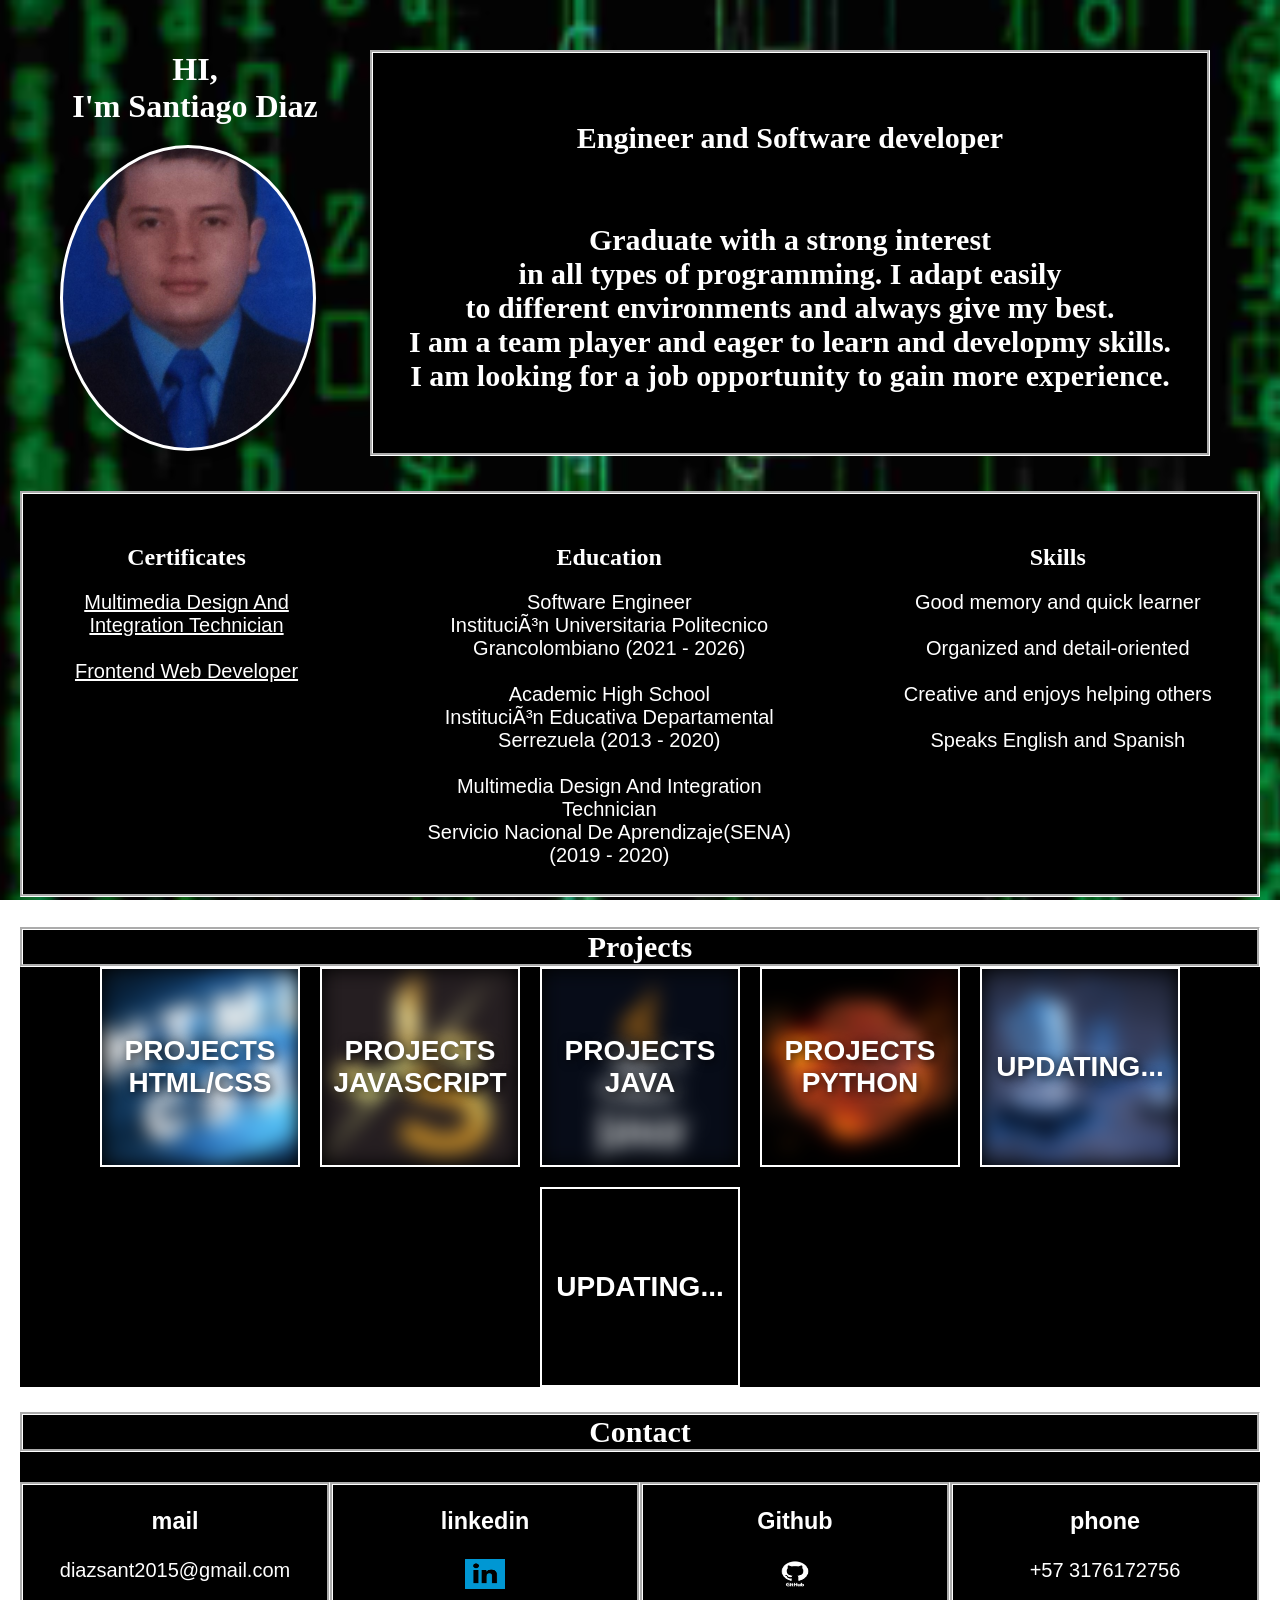
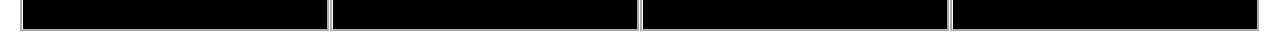
<file: index.html>
<!DOCTYPE html>
<html lang="es">

<head>
    <meta charset="utf 8">
    <meta name="viewport" content="width=device-width, initial-scale=1.0">
    <title>PORTFOLIO </title>
    <link rel="stylesheet" href="CSS Portfolio.css" />
</head>

<body>
    <div class="text">
    <div class="presentacion">
    <div class="nombre"><h1>HI,<br> I'm Santiago Diaz</h1> </div>
    <div class="imagen-cv"></div>
    </div><p class="soy"><br><br>Engineer and Software developer<br><br><br>
        Graduate with a strong interest<br> in all types of programming. 
        I adapt easily <br>to different environments and always give my best. <br>
        I am a team player and eager to learn and developmy skills. <br>
        I am looking for a job opportunity to gain more experience.
    </p></div>

    <div class="center">
     <div class="nav"><nav>
        <h1>Certificates</h1>
        <p class="certificates"><a href="imagenes/Titulo Multimedia.pdf" target="_blank">Multimedia Design And Integration Technician</a><br><br>
        <a href="imagenes/Certificado Frontend Web Developer(Ingles).pdf" target="_blank">Frontend Web Developer</a></p>
     </nav></div>
     <div class="article"><article>
        <div class="education"><h1>Education</h1>
        <p class="texteducation">Software Engineer<br> Institución Universitaria Politecnico Grancolombiano (2021 - 2026)<br><br>
            Academic High School<br>Institución Educativa Departamental Serrezuela (2013 - 2020)<br><br>
            Multimedia Design And Integration Technician<br> Servicio Nacional De Aprendizaje(SENA) (2019 - 2020)
        </p></div>
        <div class="skillsme"><h1 >Skills</h1>
        <p class="textskillsme">
        Good memory and quick learner<br><br>
        Organized and detail-oriented<br><br>
        Creative and enjoys helping others<br><br>
        Speaks English and Spanish</p></div>
     </article></div>
     </div>

    <h2 class="textskill">Projects</h2>
    <div class="skills">
        
        <a href="HTML_CSS/Html_Css.html" target="_blank"><div class="html"> <div class="texth"> PROJECTS HTML/CSS </div></div></a>
        <a href="JAVASCRIPT/Javascript.html" target="_blank"><div class="javascript"> <div class="textjs"> PROJECTS JAVASCRIPT </div></div></a>
        <div class="java"> <div class="textj"> PROJECTS JAVA </div></div>
        <div class="python"> <div class="textp"> PROJECTS PYTHON </div></div>
        <div class = "CS">  <div class="textCS"> UPDATING... </div> </div>
        <div class="nodejs"> <div class="textn"> UPDATING... </div></div>

    </div>
    <footer>
        <h2 class="textcontact">Contact</h2>
        <div class="info">
            <div class="mail"><h3>mail</h3>
            <p>diazsant2015@gmail.com</p></div>
            <div class="linkedin"><h3>linkedin</h3>
            <a href="https://www.linkedin.com/in/santiago-diaz-94887a291/" target="_blank" rel="noopener noreferrer"
                class="textCont">
                <img src="imagenes/linkedin.png" alt="foto de linkedin" height="30px" width="40px" class="textCont">
            </a></div>
            <div class="github"><h3>Github</h3>
            <a href="https://github.com/SantDi?tab=repositories" target="_blank" rel="noopener noreferrer"
                class="textCont">
                <img src="imagenes/github.png" alt="foto de linkedin" height="30px" width="40px" class="textCont">
            </a></div>
            <div class="phone"><h3>phone</h3>
            <p>+57 3176172756</p></div>
        </div>
    </footer>
</body>

</html>
</file>
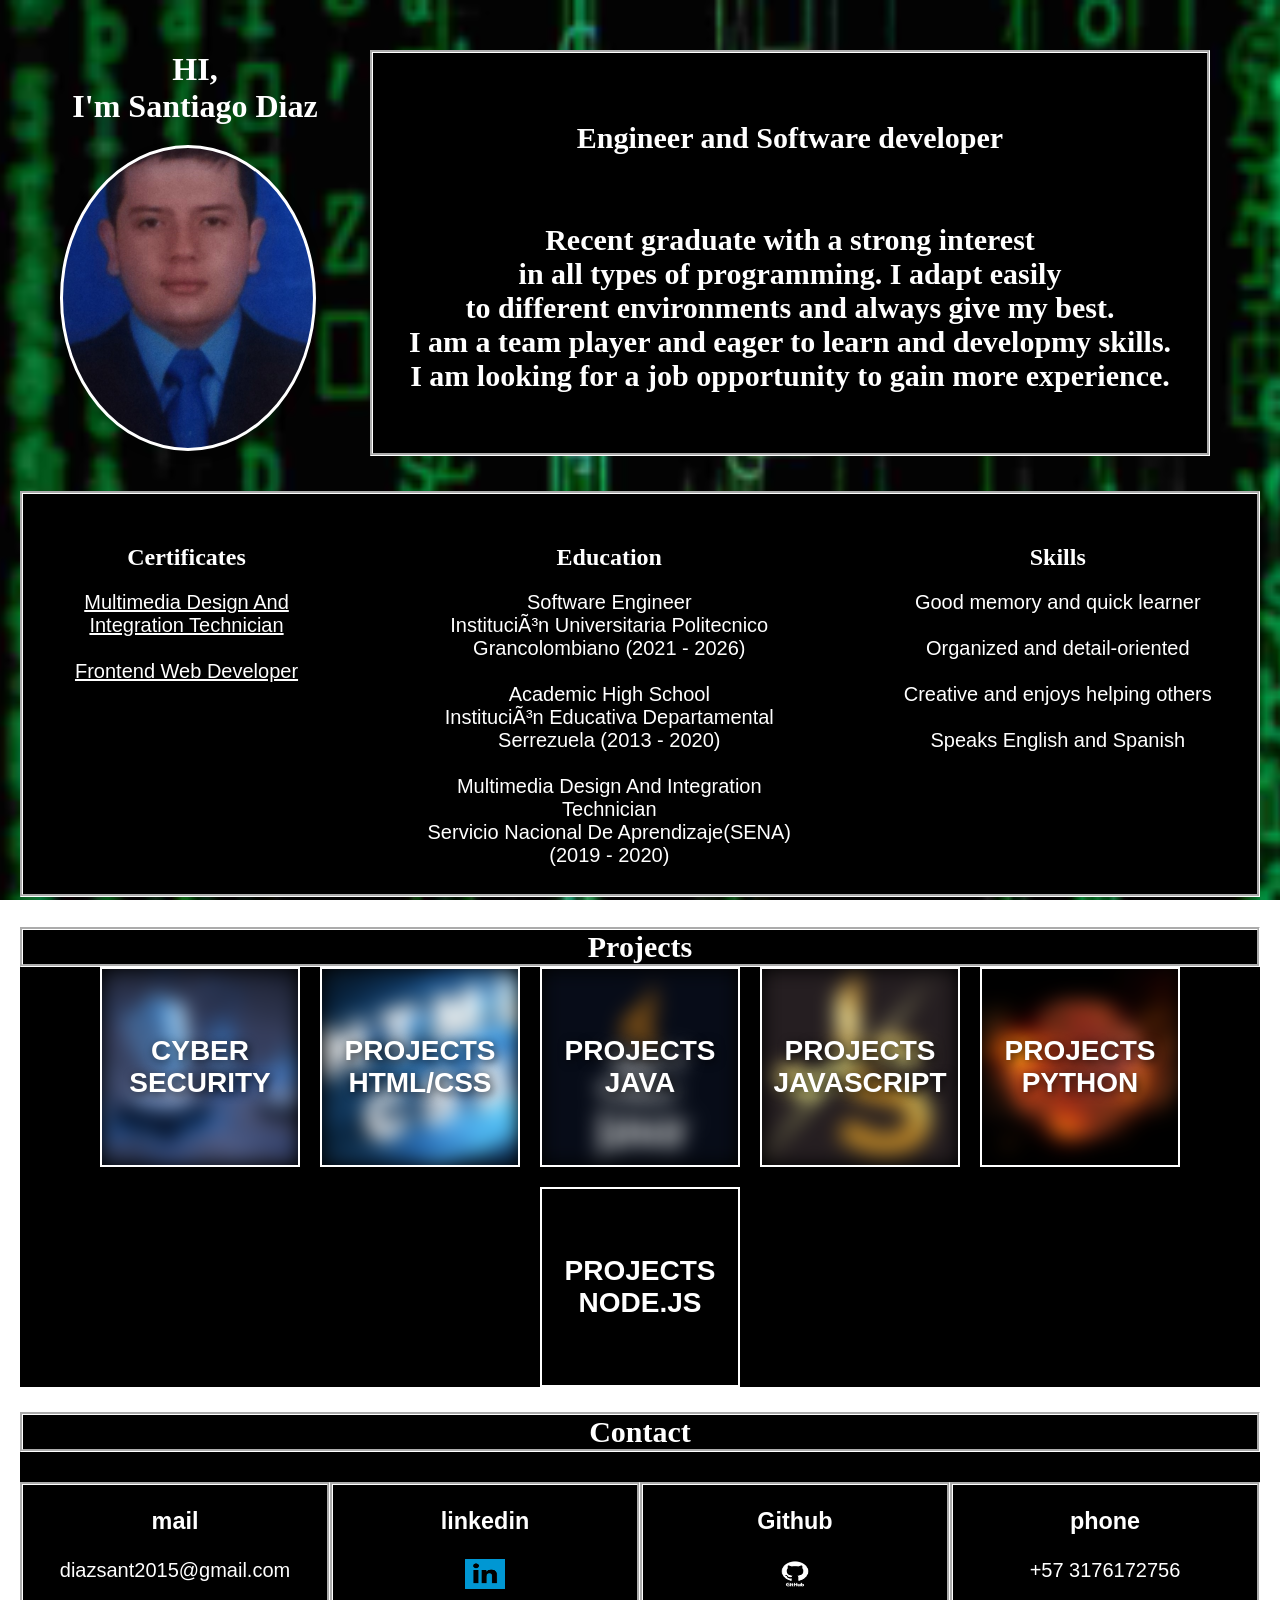
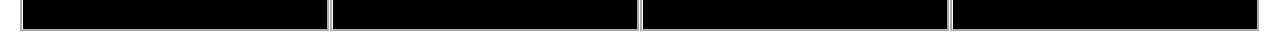
<file: Portfolio.html>
<!DOCTYPE html>
<html lang="es">

<head>
    <meta charset="utf 8">
    <title>PORTFOLIO </title>
    <link rel="stylesheet" href="CSS Portfolio.css" />
</head>

<body>
    <div class="text">
    <div class="presentacion">
    <div class="nombre"><h1>HI,<br> I'm Santiago Diaz</h1> </div>
    <div class="imagen-cv"></div>
    </div><p class="soy"><br><br>Engineer and Software developer<br><br><br>
        Recent graduate with a strong interest<br> in all types of programming. 
        I adapt easily <br>to different environments and always give my best. <br>
        I am a team player and eager to learn and developmy skills. <br>
        I am looking for a job opportunity to gain more experience.
    </p></div>

    <div class="center">
     <div class="nav"><nav>
        <h1>Certificates</h1>
        <p class="certificates"><a href="imagenes/Titulo Multimedia.pdf" target="_blank">Multimedia Design And Integration Technician</a><br><br>
        <a href="imagenes/Certificado Frontend Web Developer(Ingles).pdf" target="_blank">Frontend Web Developer</a></p>
     </nav></div>
     <div class="article"><article>
        <div class="education"><h1>Education</h1>
        <p class="texteducation">Software Engineer<br> Institución Universitaria Politecnico Grancolombiano (2021 - 2026)<br><br>
            Academic High School<br>Institución Educativa Departamental Serrezuela (2013 - 2020)<br><br>
            Multimedia Design And Integration Technician<br> Servicio Nacional De Aprendizaje(SENA) (2019 - 2020)
        </p></div>
        <div class="skillsme"><h1 >Skills</h1>
        <p class="textskillsme">
        Good memory and quick learner<br><br>
        Organized and detail-oriented<br><br>
        Creative and enjoys helping others<br><br>
        Speaks English and Spanish</p></div>
     </article></div>
     </div>

    <h2 class="textskill">Projects</h2>
    <div class="skills">
        <div class = "CS">  <div class="textCS"> CYBER SECURITY </div> </div>
        <a href="HTML_CSS/Html_Css.html" target="_blank"><div class="html"> <div class="texth"> PROJECTS HTML/CSS </div></div></a>
        <div class="java"> <div class="textj"> PROJECTS JAVA </div></div>
        <div class="javascript"> <div class="textjs"> PROJECTS JAVASCRIPT </div></div>
        <div class="python"> <div class="textp"> PROJECTS PYTHON </div></div>
        <div class="nodejs"> <div class="textn"> PROJECTS NODE.JS </div></div>

    </div>
    <footer>
        <h2 class="textcontact">Contact</h2>
        <div class="info">
            <div class="mail"><h3>mail</h3>
            <p>diazsant2015@gmail.com</p></div>
            <div class="linkedin"><h3>linkedin</h3>
            <a href="https://www.linkedin.com/in/santiago-diaz-94887a291/" target="_blank" rel="noopener noreferrer"
                class="textCont">
                <img src="imagenes/linkedin.png" alt="foto de linkedin" height="30px" width="40px" class="textCont">
            </a></div>
            <div class="github"><h3>Github</h3>
            <a href="https://github.com/SantDi?tab=repositories" target="_blank" rel="noopener noreferrer"
                class="textCont">
                <img src="imagenes/github.png" alt="foto de linkedin" height="30px" width="40px" class="textCont">
            </a></div>
            <div class="phone"><h3>phone</h3>
            <p>+57 3176172756</p></div>
        </div>
    </footer>
</body>

</html>
</file>
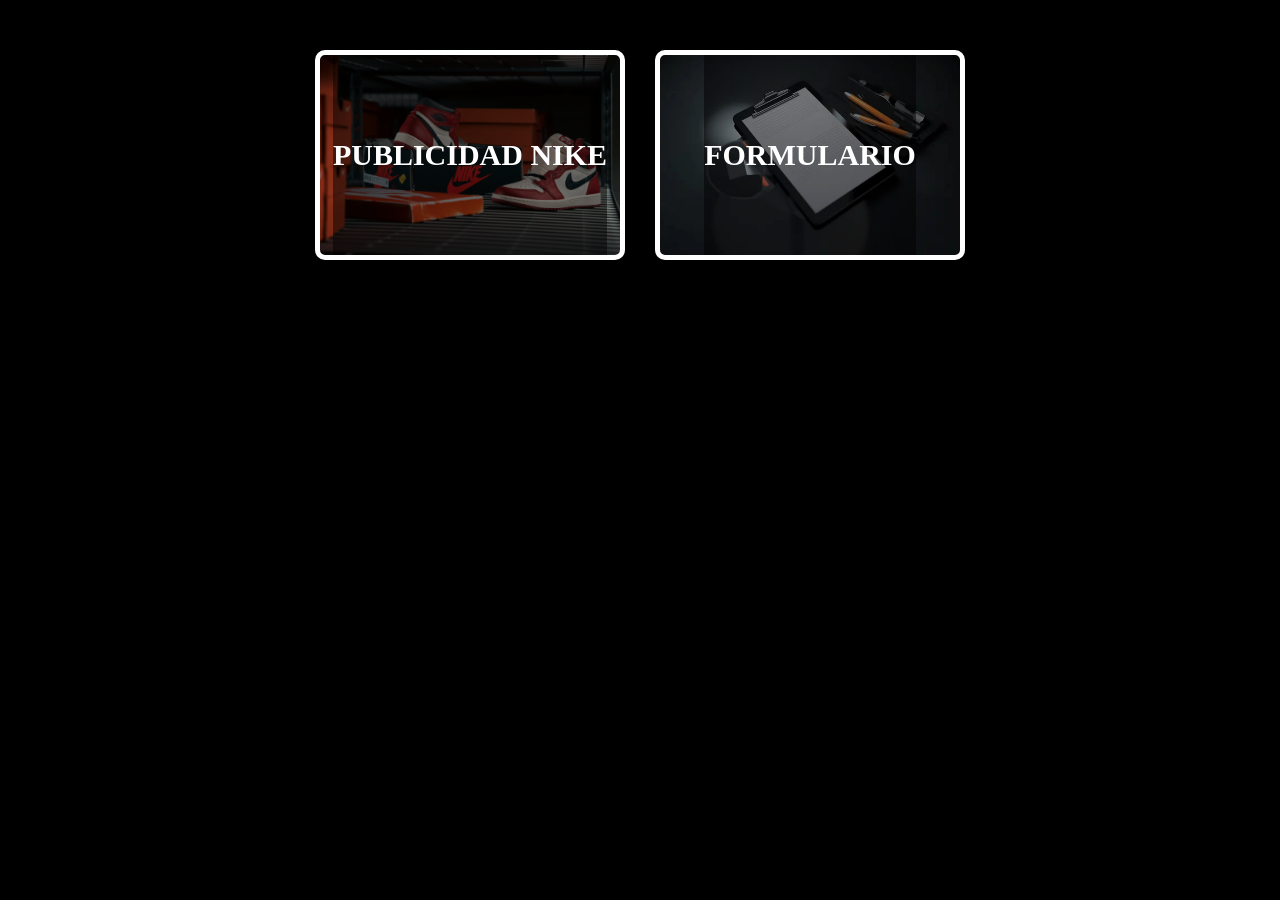
<file: HTML_CSS/Html_Css.html>
<!DOCTYPE html>
<html lang="es">
    <head>
        <meta charset="utf-8">
        <title>PROJECTS HTML/CSS</title>
        <link rel="stylesheet" href="Html-Css.css" />
    </head>
    <body>
        <div class="principal">
        <a href="HTML AND CSS/PUBLICIDAD NIKE/Publicidad.html" target="_blank" class="proyectoN">
            <div class="proyectosub_N">
                <h2>PUBLICIDAD NIKE</h2>
            </div>
        </a>
        <a href="HTML AND CSS/FORMULARIO/Formulario.html" target="_blank" class="proyectoF">
            <div class="proyectosub_F">
                <h2>FORMULARIO</h2>
            </div>
        </a>
        </div>
        
    </body>
</html>
</file>
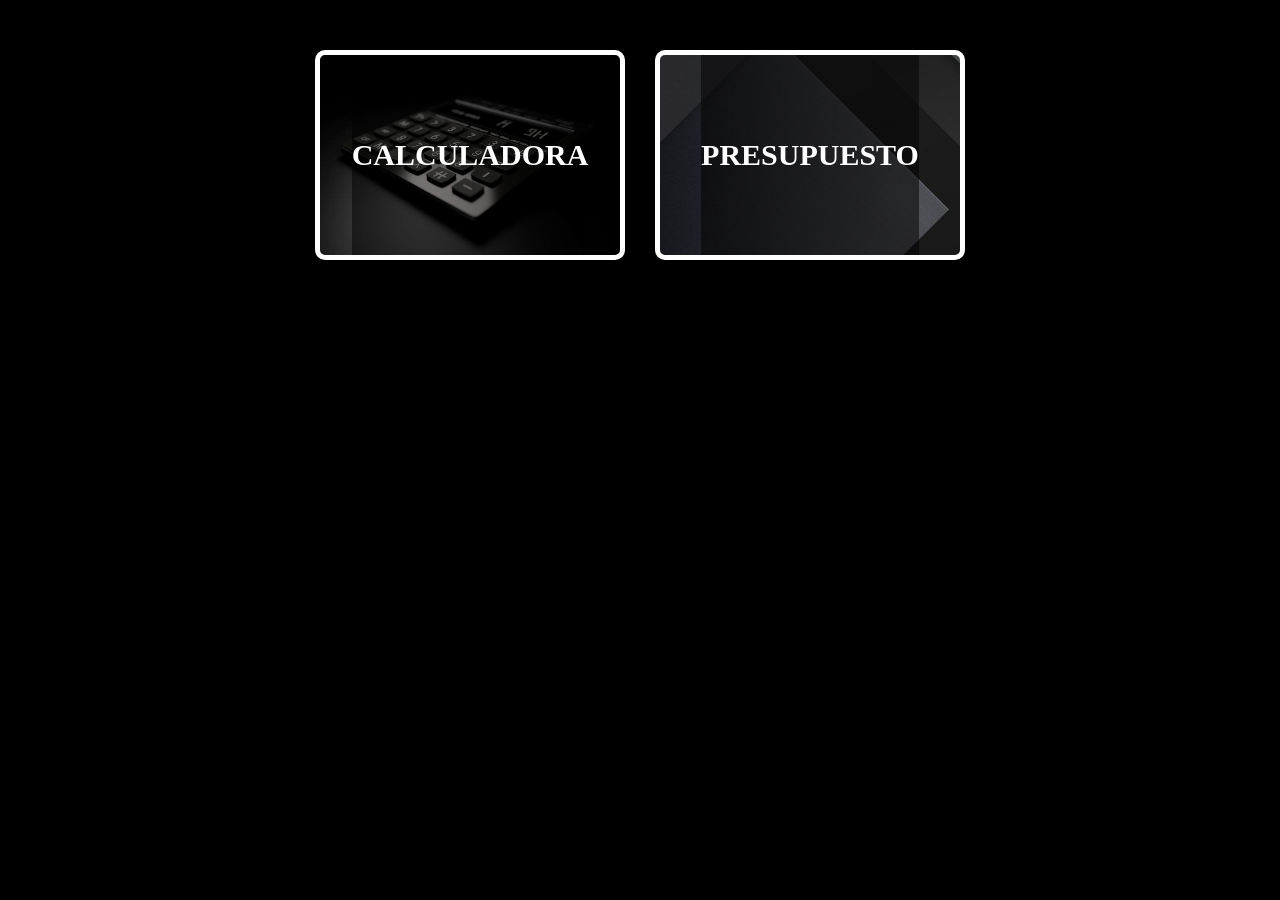
<file: JAVASCRIPT/Javascript.html>
<!DOCTYPE html>
<html lang="es">
    <head>
        <meta charset="utf-8">
        <title>PROJECTS JAVASCRIPT</title>
        <link rel="stylesheet" href="javascript.css" />
    </head>
    <body>
        <div class="principal">
        <a href="Calculadora/Calculadora.html" target="_blank" class="proyectoN">
            <div class="proyectosub_N">
                <h2>CALCULADORA</h2>
            </div>
        </a>
        <a href="Presupuesto/presupuesto.html" target="_blank" class="proyectoF">
            <div class="proyectosub_F">
                <h2>PRESUPUESTO</h2>
            </div>
        </a>
        </div>
        
    </body>
</html>
</file>
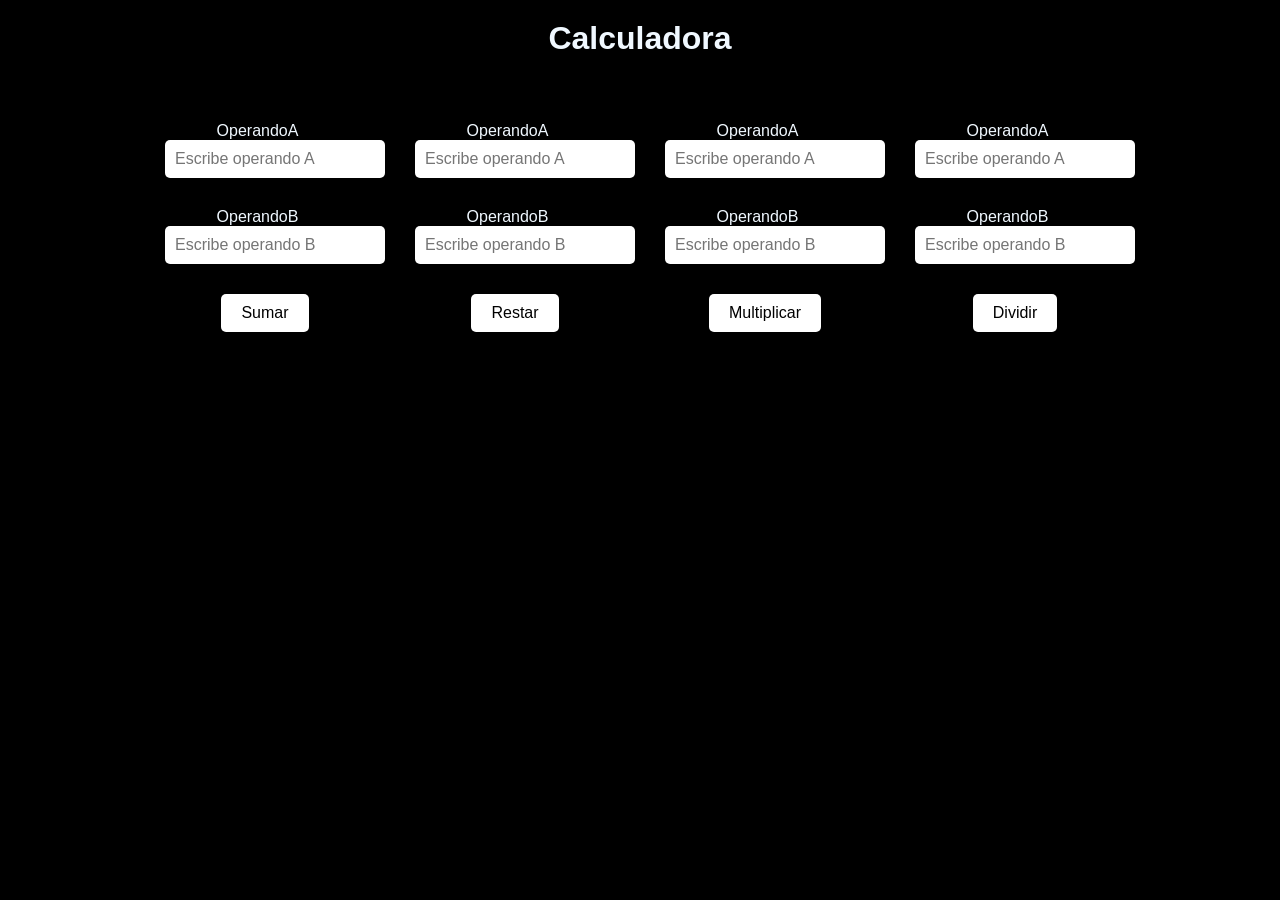
<file: JAVASCRIPT/Calculadora/Calculadora.html>
<!doctype html>
<html lang="en">
  <head>
    <meta charset="utf-8">
    <meta name="viewport" content="width=device-width, initial-scale=1">
    <link rel="stylesheet" href="estilos.css">
    <title>Calculadora</title>
  </head>
  <body>
    <h1>Calculadora</h1>
    <div class="container">
        <form id="forma">
            <div class= 'mb-1'>
                <label for="operandoA" class="text1">OperandoA</label>
                <input type="number" class="form-control" placeholder="Escribe operando A" id="operandoA" name="operandoA"/>
            </div>
            <div class="mb-2">
                <label for="operandoB" class="text1">OperandoB</label>
                <input type="number" class="form-control" placeholder="Escribe operando B" id="operandoB" name="operandoB"/>
            </div>
            <div class="btn">
        <button type="button" onclick="sumar(this.form)">Sumar</button> 
        </div> 
        <div id="Resultado"></div>
        </form>
        
        <form id="forma2">
            <div class= 'mb-1'>
                <label for="operandoA" class="text1">OperandoA</label>
                <input type="number" class="form-control" placeholder="Escribe operando A" id="operandoA" name="operandoA"/>
            </div>
            <div class="mb-2">
                <label for="operandoB" class="text1">OperandoB</label>
                <input type="number" class="form-control" placeholder="Escribe operando B" id="operandoB" name="operandoB"/>
            </div>
            <div class="btn">
        <button type="button" onclick="restar(this.form)">Restar</button> 
        </div> 
        <div id="Resultado2"></div>
        </form>
        
        <form id="forma3">
            <div class= 'mb-1'>
                <label for="operandoA" class="text1">OperandoA</label>
                <input type="number" class="form-control" placeholder="Escribe operando A" id="operandoA" name="operandoA"/>
            </div>
            <div class="mb-2">
                <label for="operandoB" class="text1">OperandoB</label>
                <input type="number" class="form-control" placeholder="Escribe operando B" id="operandoB" name="operandoB"/>
            </div>
            <div class="btn">
        <button type="button" onclick="multiplicar(this.form)">Multiplicar</button> 
        </div> 
        <div id="Resultado3"></div>
        </form>
        <form id="forma4">
            <div class= 'mb-1'>
                <label for="operandoA" class="text1">OperandoA</label>
                <input type="number" class="form-control" placeholder="Escribe operando A" id="operandoA" name="operandoA"/>
            </div>
            <div class="mb-2">
                <label for="operandoB" class="text1">OperandoB</label>
                <input type="number" class="form-control" placeholder="Escribe operando B" id="operandoB" name="operandoB"/>
            </div>
            <div class="btn">
        <button type="button" onclick="dividir(this.form)">Dividir</button> 
        </div> 
        <div id="Resultado4"></div>
        </form>
    </div>
    <script src="js/app.js"></script>
  </body>
</html>
</file>
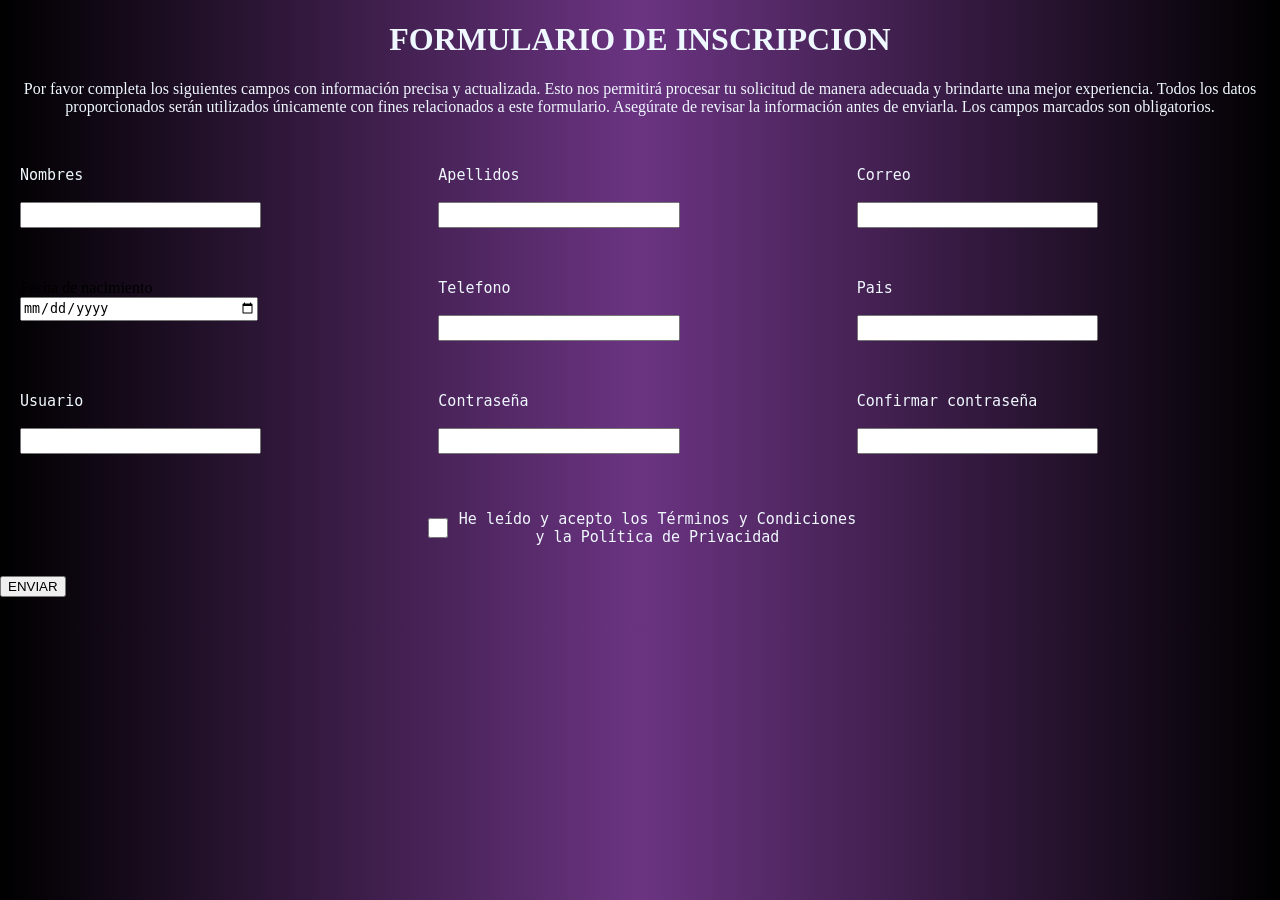
<file: HTML_CSS/HTML AND CSS/FORMULARIO/Formulario.html>
<!DOCTYPE html>
<html>
<head>
    <meta charset="UTF-8">
    <title>Formulario</title>
    <link rel="stylesheet" href="estilos.css">
</head>
<body>
    <header>
        <h1>
            FORMULARIO DE INSCRIPCION
        </h1>
    </header>
    <p>Por favor completa los siguientes campos con información precisa y actualizada. 
        Esto nos permitirá procesar tu solicitud de manera adecuada y brindarte una mejor experiencia. 
        Todos los datos proporcionados serán utilizados únicamente con fines relacionados a este formulario.
        Asegúrate de revisar la información antes de enviarla. Los campos marcados son obligatorios.</p>
        <form>
            <div class="principal">
            <div class="parte">
            <label for="nombres">Nombres</label><br>
            <input type="text" id="nombre" name="nombre"><br><br></div>
             
            <div class="parte">
            <label for="apellidos">Apellidos</label><br>
            <input type="text" id="apellido" name="apellido"><br><br></div>

            <div class="parte">
            <label for="correo">Correo</label><br>
            <input type="text" id="correo" name="correo"><br><br></div>

            <div class="parte>
            <label for="fecha">Fecha de nacimiento</label><br>
            <input type="date" id="fecha" name="fecha"><br><br></div>

            <div class="parte">
            <label for="telefono">Telefono</label><br>
            <input type="number" id="telefono" name="telefono"><br><br></div>

            <div class="parte">
            <label for="pais">Pais</label><br>
            <input type="text" id="pais" name="pais"><br><br></div>

            <div class="parte">
            <label for="usuario">Usuario</label><br>
            <input type="text" id="usuario" name="correo"><br><br></div>

            <div class="parte">
            <label for="contraseña">Contraseña</label><br>
            <input type="password" id="contraseña" name="contraseña"><br><br></div>

            <div class="parte">
            <label for="confirmar_contraseña">Confirmar contraseña</label><br>
            <input type="password" id="confirmar_contraseña" name="confirmar_contraseña"><br><br>
        </div>
        </div>
            <div class="condiciones"><label for="termino">
                <input type="checkbox" id="terminos">
                He leído y acepto los Términos y Condiciones<br> y la Política de Privacidad
            </label></div>
            <div class="boton"><button>ENVIAR</button></div>
            </div>
            
        </form>
        <footer>

        </footer>
</body>
</html>
</file>
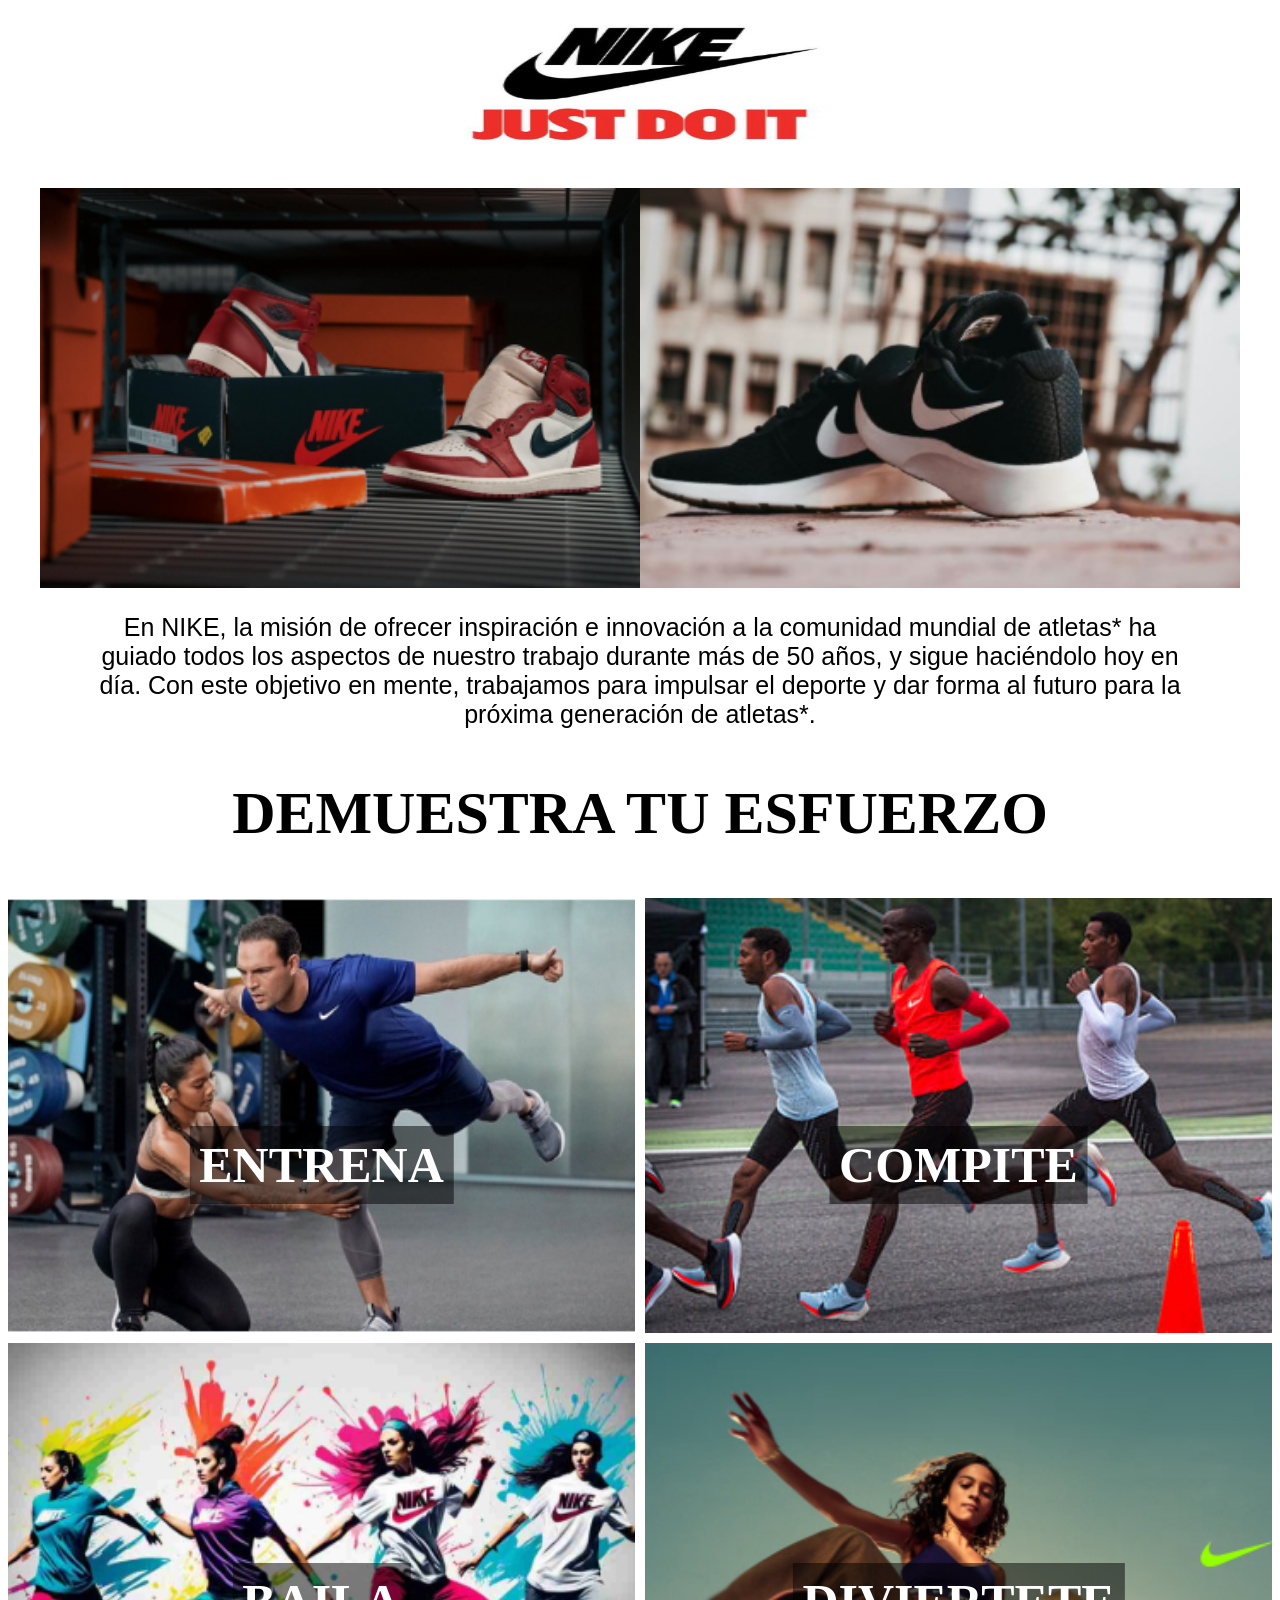
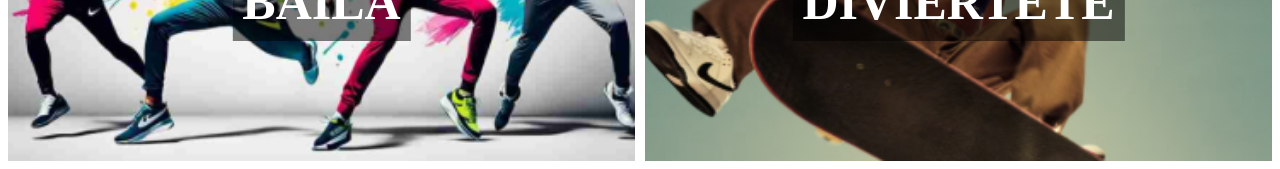
<file: HTML_CSS/HTML AND CSS/PUBLICIDAD NIKE/Publicidad.html>
<!DOCTYPE html>
<html>
    <head>
        <meta charset="UTF-8">
        <link rel="stylesheet" href="estilos.css">
        <title>Publicidad Nike</title>
    </head>
    <body>
        <div class="principal"><img src="imagenes/titulo pagina.png" alt="titulo Nike" width="400" height="150">
        </div>
        <div class="firstImages"><img src="imagenes/Modelo1.png" alt="Zapatos Nike" width="600" height="400">
        <img src="imagenes/Modelo2.png" alt="Zapatos Nike" width="600" height="400"></div>

        <div class="textinfo"><p>
             En NIKE, la misión de ofrecer inspiración e innovación a la comunidad mundial de atletas*
             ha guiado todos los aspectos de nuestro trabajo durante más de 50 años, y sigue 
             haciéndolo hoy en día. Con este objetivo en mente, trabajamos para impulsar el deporte
              y dar forma al futuro para la próxima generación de atletas*.<br></p></div>
        <h2>DEMUESTRA TU ESFUERZO</h2>

        <div class="imagesnike">
            <div class="subimagesnike"><img src="imagenes/training nike.png" alt="Entrenar con Nike"><p class="name">ENTRENA</p></div>
            <div class="subimagesnike"><img src="imagenes/competitors nike.png" alt="Competir con Nike"><p class="name">COMPITE</p></div>
            <div class="subimagesnike"><img src="imagenes/dance nike.png" alt="Bailar con Nike"><p class="name">BAILA</p></div>
            <div class="subimagesnike"><img src="imagenes/funny nike.png" alt="Divertirse con Nike"><p class="name">DIVIERTETE</p></div>
        </div>
        
    </body>
</html>
</file>
<file: CSS Portfolio.css>
*{
    color: #ffffff;
/*ridge cresta*/
}

body{
    margin: 20px;
    background-image: url(imagenes/fondo\ portfolio.png);
    background-repeat: no-repeat;
    background-size: cover;
    background-position: center;
    background-attachment: fixed;
    background-blend-mode: overlay;

}

.presentacion{
    display: flex;
    flex-direction: column;
    gap: 15px;
}

.nombre{
    width: 350px;
    height: 90px;
    text-align: center;
    margin-top: 10px;
    position: relative;
    background-position: center;
}

.imagen-cv{
    width: 250px;           
    height: 300px;          
    background-image: url('imagenes/foto\ cv.jpg');
    background-size: cover; 
    background-position: center;
    border-radius: 50%;     
    border: 3px solid white;
    margin: 10px;
    box-shadow: 0px 4px 10px rgba(0,0,0,0.3);
    margin-left: 40px;
    margin-bottom: 40px;
}

.text{
    display: flex;
}

.soy{
    width: 100%;
    height: 400px;
    text-align: center;
    font-size: 30px;
    font-weight: bold;
    margin-right: 50px;
    border: 3px groove white;
    background-color: black;
}

.center{
    display: flex;
    text-align: center;
    height: 400px;
    border: 3px groove rgb(255, 255, 255);
    background-color: black;
}

.nav{
    width: 320px;
    text-align: center;
    margin-top: 30px;
    margin-right: 30px;
    margin-left: 20px;
}

.certificates{
    font-size: 20px;
    font-family: sans-serif;
}

article{
    display: flex ;
    margin-top: 30px;
}

.article {
    width: 1000px;
    height: 300px;
}

.skillsme,
.education {
    flex: 1;
    height: 100px;
    margin-left: 50px;
}

.textskillsme,
.texteducation {
    font-size: 20px;
    font-family: sans-serif;
}

.textskill{
    text-align: center;
    font-size: 30px;
    margin-top: 30px;
    margin-bottom: 0px;
    border: 3px groove rgb(255, 255, 255);
    background-color: black;
}

.skills {
    display: flex;
    justify-content: center;
    align-items: center; 
    flex-wrap: wrap; 
    gap: 20px;           
    min-height: 300px;
    background-color: black;
}

.CS {
    position: relative;  
    width: 200px;        
    height: 200px;       
    overflow: hidden;    
    border: 2px solid rgb(255, 255, 255);
    box-sizing: border-box;
}

.CS::before {
    content: "";
    position: absolute;  
    top: 0; left: 0; 
    width: 100%; height: 100%;
    background-image: url('imagenes/ciberseguridad.jpg'); 
    background-size: cover; 
    background-position: center;
    filter: blur(10px);
    transition: filter 0.5s ease, transform 0.8s ease;
    z-index: 1;
}

.textCS {
    position: absolute;
    z-index: 2;         
    color: white;
    text-align: center;
    font-size: 28px;
    font-weight: bold;
    font-family: sans-serif;
    top: 50%; 
    left: 50%; 
    transform: translate(-50%, -50%); 
    width: 100%;        
    pointer-events: none; 
    transition: all 0.5s ease;
    background: none;         
    text-shadow: 2px 2px 10px rgba(0, 0, 0, 0.8);
}

.CS:hover::before {
    filter: blur(0px);
    transform: scale(1.2);
}

.CS:hover .textc {
    opacity: 0; 
    transform: translate(-50%, -60%); 
}

.html {
    position: relative;  
    width: 200px;        
    height: 200px;       
    overflow: hidden;    
    border: 2px solid rgb(255, 255, 255);
    box-sizing: border-box;
}

.html::before {
    content: "";
    position: absolute;  
    top: 0; left: 0; 
    width: 100%; height: 100%;
    background-image: url('imagenes/HTML\ Y\ CSS.jpg'); 
    background-size: cover; 
    background-position: center;
    filter: blur(10px);
    transition: filter 0.5s ease, transform 0.8s ease;
    z-index: 1;
}

.texth {
    position: absolute;
    z-index: 2;         
    color: white;
    text-align: center;
    font-size: 28px;
    font-weight: bold;
    font-family: sans-serif;
    top: 50%; 
    left: 50%; 
    transform: translate(-50%, -50%); 
    width: 100%;        
    pointer-events: none; 
    transition: all 0.5s ease;
    background: none;         
    text-shadow: 2px 2px 10px rgba(0, 0, 0, 0.8);
}

.html:hover::before {
    filter: blur(0px);
    transform: scale(1.2);
}

.html:hover .texth {
    opacity: 0; 
    transform: translate(-50%, -60%); 
}

.java {
    position: relative; 
    width: 200px;        
    height: 200px;       
    overflow: hidden;    
    border: 2px solid rgb(255, 255, 255);
    box-sizing: border-box;
}

.java::before {
    content: "";
    position: absolute;  
    top: 0; left: 0; 
    width: 100%; height: 100%;
    background-image: url('imagenes/java.png'); 
    background-size: cover; 
    background-position: center;
    filter: blur(10px);
    transition: filter 0.5s ease, transform 0.8s ease;
    z-index: 1;
}

.textj {
    position: absolute;
    z-index: 2;      
    color: white;
    text-align: center;
    font-size: 28px;
    font-weight: bold;
    font-family: sans-serif;
    top: 50%; 
    left: 50%; 
    transform: translate(-50%, -50%); 
    width: 100%;        
    pointer-events: none; 
    transition: all 0.5s ease;
    background: none;         
    text-shadow: 2px 2px 10px rgba(0, 0, 0, 0.8);
}

.java:hover::before {
    filter: blur(0px);
    transform: scale(1.2);
}

.java:hover .textj {
    opacity: 0; 
    transform: translate(-50%, -60%); 
}

.javascript {
    position: relative;  
    width: 200px;        
    height: 200px;       
    overflow: hidden;    
    border: 2px solid rgb(255, 255, 255);
    box-sizing: border-box;
}

.javascript::before {
    content: "";
    position: absolute;  
    top: 0; left: 0; 
    width: 100%; height: 100%;
    background-image: url('imagenes/javascript.png'); 
    background-size: cover; 
    background-position: center;
    filter: blur(10px);
    transition: filter 0.5s ease, transform 0.8s ease;
    z-index: 1;
}

.textjs {
    position: absolute;
    z-index: 2;         
    color: white;
    text-align: center;
    font-size: 28px;
    font-weight: bold;
    font-family: sans-serif;
    top: 50%; 
    left: 50%; 
    transform: translate(-50%, -50%); 
    width: 100%;        
    pointer-events: none; 
    transition: all 0.5s ease;
    background: none;         
    text-shadow: 2px 2px 10px rgba(0, 0, 0, 0.8);
}

.javascript:hover::before {
    filter: blur(0px);
    transform: scale(1.2);
}

.javascript:hover .textjs {
    opacity: 0; 
    transform: translate(-50%, -60%); 
}

.python {
    position: relative;  
    width: 200px;        
    height: 200px;       
    overflow: hidden;    
    border: 2px solid rgb(255, 255, 255);
    box-sizing: border-box;
}

.python::before {
    content: "";
    position: absolute;  
    top: 0; left: 0; 
    width: 100%; height: 100%;
    background-image: url('imagenes/python.png'); 
    background-size: cover; 
    background-position: center;
    filter: blur(10px);
    transition: filter 0.5s ease, transform 0.8s ease;
    z-index: 1;
}

.textp {
    position: absolute;
    z-index: 2;         
    color: white;
    text-align: center;
    font-size: 28px;
    font-weight: bold;
    font-family: sans-serif;
    top: 50%; 
    left: 50%; 
    transform: translate(-50%, -50%); 
    width: 100%;        
    pointer-events: none; 
    transition: all 0.5s ease;
    background: none;         
    text-shadow: 2px 2px 10px rgba(0, 0, 0, 0.8);
}

.python:hover::before {
    filter: blur(0px);
    transform: scale(1.2);
}

.python:hover .textp {
    opacity: 0; 
    transform: translate(-50%, -60%); 
}

.nodejs {
    position: relative;  
    width: 200px;        
    height: 200px;       
    overflow: hidden;    
    border: 2px solid rgb(255, 255, 255);
    box-sizing: border-box;
}

.nodejs::before {
    content: "";
    position: absolute;  
    top: 0; left: 0; 
    width: 100%; height: 100%;
    background-image: url(''); 
    background-size: cover; 
    background-position: center;
    filter: blur(10px);
    transition: filter 0.5s ease, transform 0.8s ease;
    z-index: 1;
}

.textn {
    position: absolute;
    z-index: 2;        
    color: white;
    text-align: center;
    font-size: 28px;
    font-weight: bold;
    font-family: sans-serif;
    top: 50%; 
    left: 50%; 
    transform: translate(-50%, -50%); 
    width: 100%;        
    pointer-events: none; 
    transition: all 0.5s ease;
    background: none;         
    text-shadow: 2px 2px 10px rgba(0, 0, 0, 0.8);
}

.nodejs:hover::before {
    filter: blur(0px);
    transform: scale(1.2);
}

.nodejs:hover .textn {
    opacity: 0; 
    transform: translate(-50%, -60%); 
}

.textcontact{
    text-align: center;
    font-size: 30px;
    margin-bottom: 0px;
    border: 3px groove rgb(255, 255, 255);
    background-color: black;
}

.info{
    display: flex;
    text-align: center;
    background-color: black;
}

.mail{
    text-align: center;
    font-size: 20px;
    font-family: sans-serif;
    box-sizing: border-box;
    width: 500px;
    height: 150px;
    border: 3px groove rgb(255, 255, 255);
    background-color: black;
    margin-top: 30px;
}

.linkedin{
    text-align: center;
    font-size: 20px;
    font-family: sans-serif;
    box-sizing: border-box;
    width: 500px;
    height: 150px;
    border: 3px groove rgb(255, 255, 255);
    background-color: black;
    margin-top: 30px;
}

.phone{
    text-align: center;
    font-size: 20px;
    font-family: sans-serif;
    box-sizing: border-box;
    width: 500px;
    height: 150px;
    border: 3px groove rgb(255, 255, 255);
    background-color: black;
    margin-top: 30px;
}

.github{
    text-align: center;
    font-size: 20px;
    font-family: sans-serif;
    box-sizing: border-box;
    width: 500px;
    height: 150px;
    border: 3px groove rgb(255, 255, 255);
    background-color: black;
    margin-top: 30px;
}

@media (max-width: 768px) {
    
    .text {
        flex-direction: column !important;
    }

    .soy {
        font-size: 18px !important; 
        height: auto !important;
        min-height: 150px !important;
        margin-right: 0 !important;
        padding: 15px !important;
        width: 100% !important;
    }

    .certificates,
    .textskillsme,
    .texteducation {
        font-size: 15px !important;
    }

    .center {
        flex-direction: column !important;
        height: auto !important;           
    }

    .nav {
        width: 100% !important;            
        margin: 20px 0 0 0 !important;     
    }

    article {
        flex-direction: column !important;
        margin-top: 20px !important;
    }

    .article {
        width: 100% !important;            
        height: auto !important;
    }

    .skillsme,
    .education {
        margin-left: 0 !important;
        margin-bottom: 25px !important;
        height: auto !important;
        flex: none !important;
        width: 100% !important;
    }

    .textcontact {
        font-size: 24px !important;
    }

    .info {
        flex-direction: column !important;
        align-items: center !important;
        gap: 25px !important;
    }

    .mail, .linkedin, .github, .phone {
        width: 100% !important;
        text-align: center !important;
    }
}
</file>
<file: HTML_CSS/Html-Css.css>
body{
    margin: 20px;
    background-color: black;
    background-repeat: no-repeat;
    background-size: cover;
    background-position: center;
    background-attachment: fixed;
    background-blend-mode: overlay;

}

.principal{
  display: flex;
  justify-content: center;
  gap: 30px;
  margin-top: 50px;
}

.proyectoN{
  width: 300px;
  height: 200px;
  background-image: url(imagenes/Modelo1.png);
  background-size: cover;
  background-position: center;
  border-radius: 10px;
  text-decoration: none;
  color: white;
  overflow: hidden;
  display: flex;
  justify-content: center;
  align-items: center;

  font-size: 20px;
  font-weight: bold;

  transition: 0.3s;
  border: 5px solid white;
}

.proyectoN:hover{
    transform: scale(1.05);
}

.proyectoF{
  width: 300px;
  height: 200px;
  background-image: url(imagenes/Formulario.jpg);
  background-size: cover;
  background-position: center;
  border-radius: 10px;
  text-decoration: none;
  color: white;
  overflow: hidden;
  display: flex;
  justify-content: center;
  align-items: center;

  font-size: 20px;
  font-weight: bold;

  transition: 0.3s;
  border: 5px solid white;
}

.proyectoF:hover{
    transform: scale(1.05);
}
.proyectosub_N, .proyectosub_F{
  background: rgba(0,0,0,0.5);
  height: 100%;
  display: flex;
  flex-direction: column;
  justify-content: center;
  align-items: center;
}
</file>
<file: JAVASCRIPT/javascript.css>
body{
    margin: 20px;
    background-color: black;
    background-repeat: no-repeat;
    background-size: cover;
    background-position: center;
    background-attachment: fixed;
    background-blend-mode: overlay;

}

.principal{
  display: flex;
  justify-content: center;
  gap: 30px;
  margin-top: 50px;
}

.proyectoN{
  width: 300px;
  height: 200px;
  background-image: url(imagenes/calculadora.jpg);
  background-size: cover;
  background-position: center;
  border-radius: 10px;
  text-decoration: none;
  color: white;
  overflow: hidden;
  display: flex;
  justify-content: center;
  align-items: center;

  font-size: 20px;
  font-weight: bold;

  transition: 0.3s;
  border: 5px solid white;
}

.proyectoN:hover{
    transform: scale(1.05);
}

.proyectoF{
  width: 300px;
  height: 200px;
  background-image: url(imagenes/presupuesto.jpg);
  background-size: cover;
  background-position: center;
  border-radius: 10px;
  text-decoration: none;
  color: white;
  overflow: hidden;
  display: flex;
  justify-content: center;
  align-items: center;

  font-size: 20px;
  font-weight: bold;

  transition: 0.3s;
  border: 5px solid white;
}

.proyectoF:hover{
    transform: scale(1.05);
}
.proyectosub_N, .proyectosub_F{
  background: rgba(0,0,0,0.5);
  height: 100%;
  display: flex;
  flex-direction: column;
  justify-content: center;
  align-items: center;
}
</file>
<file: JAVASCRIPT/Calculadora/estilos.css>
body{
    background-color: #000000;
    font-family: Arial, sans-serif;
    font-size: 16px;
    color: aliceblue;
}

h1{
    text-align: center;
    margin-top: 20px;
}

.container{
    display: flex;
    justify-content: center;
    gap: 20px;                 
    flex-wrap: wrap;           
    margin-top: 50px;
}

#forma, #forma2, #forma3, #forma4{
    width: 200px;
    padding: 15px;
    text-align: center;
}

.mb-2{
    margin-top: 30px;
}

.form-control{
    width: 200px;
    padding: 10px;
    font-size: 16px;
    border: none;
    border-radius: 5px;
}

.text1{
    margin-right: 15px;
}

.btn{
    padding-top: 30px;
}

#Resultado, #Resultado2, #Resultado3, #Resultado4{
    text-align: center;
    margin-top: 20px;
    font-size: 20px;
}

.btn button{
    background-color: #ffffff;
    color: rgb(0, 0, 0);
    border: none;
    padding: 10px 20px;
    font-size: 16px;
    border-radius: 5px;
    cursor: pointer;
}
</file>
<file: HTML_CSS/HTML AND CSS/FORMULARIO/estilos.css>
body{
    background: linear-gradient(90deg,rgba(0, 0, 0, 1) 0%, rgba(107, 52, 130, 1) 50%, rgba(107, 52, 130, 1) 50%, rgba(0, 0, 0, 1) 100%);
    margin: 0;
    overflow-x: hidden;
}

h1 {
    text-align: center;
    color: aliceblue;
}

p {
    color: aliceblue;
    font-size: 16px;
    text-align: center;
}

.principal{
     display: grid; /* 👈 IMPORTANTE: no quitar esto */
    grid-template-columns: repeat(3, 1fr);
    gap: 15px;
    box-sizing: border-box;
    width: 100vw;
    margin-top: 30px;
    padding: 20px;
    
}

.parte{
    display: flex;
    flex-direction: column;
}

.principal input{
    width: calc(60.33% - 10px);
    height: 20px;

}
 
label{
    font-size: 15px;
    font-family: monospace;
    color: aliceblue;
}

.condiciones label{
    display: flex;
    align-items: center;
    gap: 8px;
}

input[type="checkbox"] {
   width: 20px;
   height: 20px;
   cursor: pointer;
}

.boton{
    grid-column: span 3;
    justify-self: center;
    margin-top: 30px;
    margin-bottom: 30px;
}

.condiciones{
    display: flex;
    text-align: center;
    align-items: center;
    justify-content: center;
}
</file>
<file: HTML_CSS/HTML AND CSS/PUBLICIDAD NIKE/estilos.css>
.principal{
    display: flex;
    justify-content: center;
    margin-bottom: 30px;
}

.slogan{
    font-size: 20px;
}

.firstImages{
    display: flex;
    justify-content: center;
}

.textinfo{
    text-align: center;
    font-size: 25px;
    margin: 20px 80px;
    font-family: sans-serif;
}

h2{
    font-size: 60px;
    text-align: center;
    font-family: fantasy;
}

.imagesnike{
    display: grid;
    grid-template-columns: repeat(2, 1fr);
    gap: 10px;
    width: 100%;
}

.subimagesnike{
    position: relative;
    color: white;
}

.subimagesnike img{
    width: 100%;
    object-fit: cover;
    height: 100%;
    display: block;
}

.name{
    position: absolute;
    top: 50%;
    left: 50%;
    transform: translate(-50%, -50%); 
    background-color: rgba(0, 0, 0, 0.5); 
    padding: 10px;
    font-size: 50px;
    font-weight: bold;
    text-align: center

}
</file>
